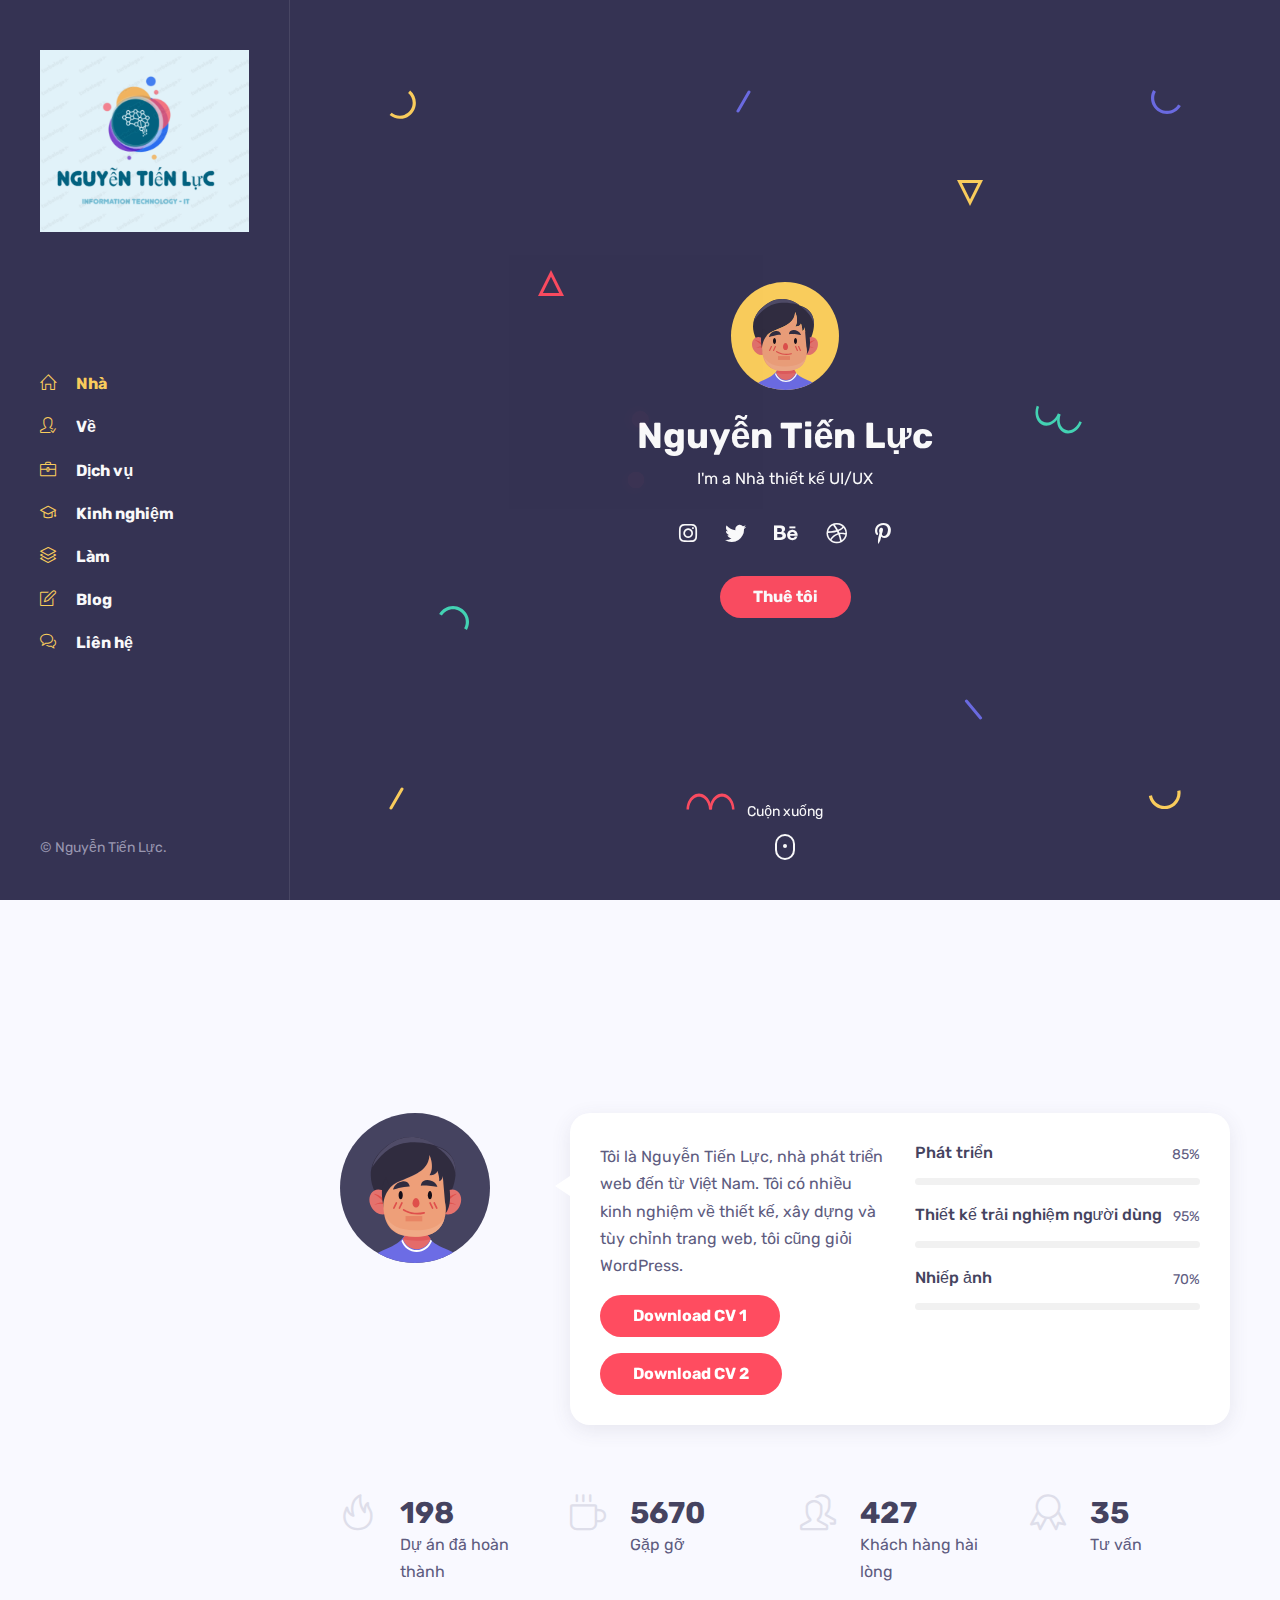
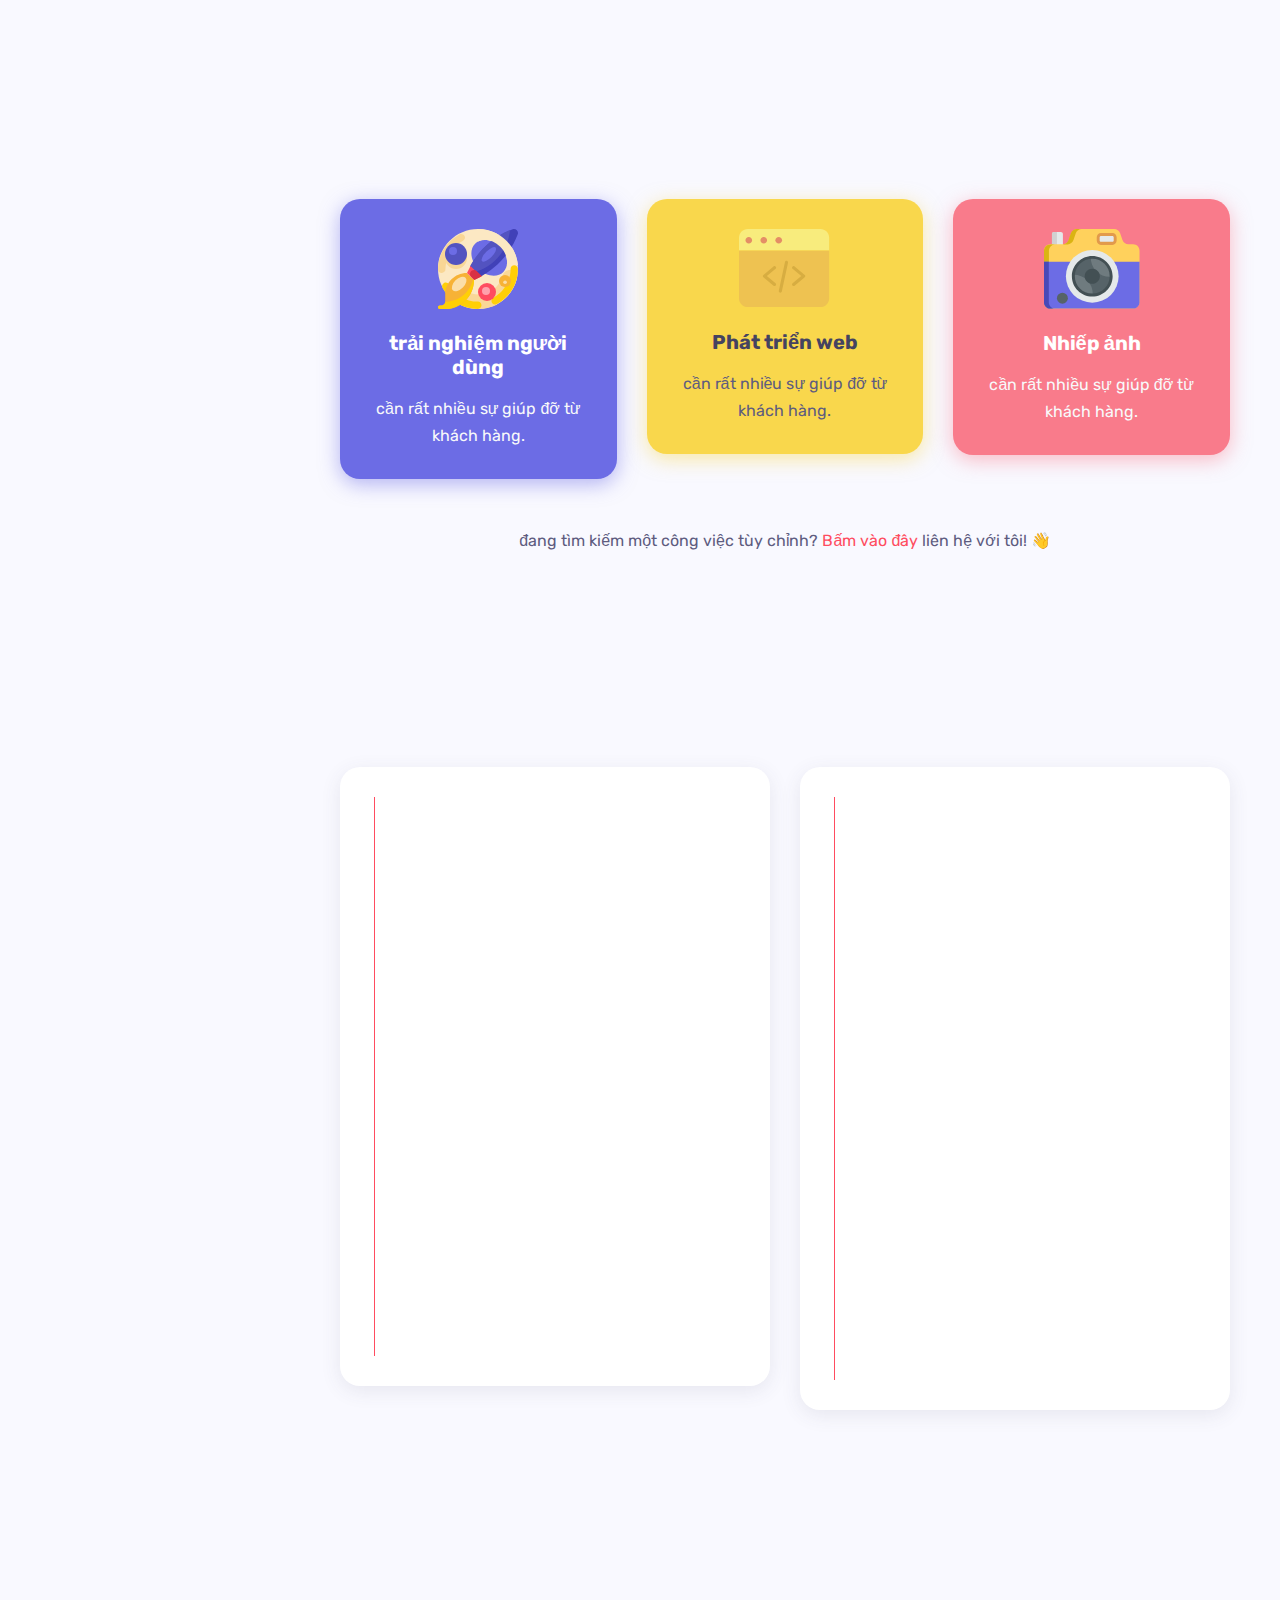
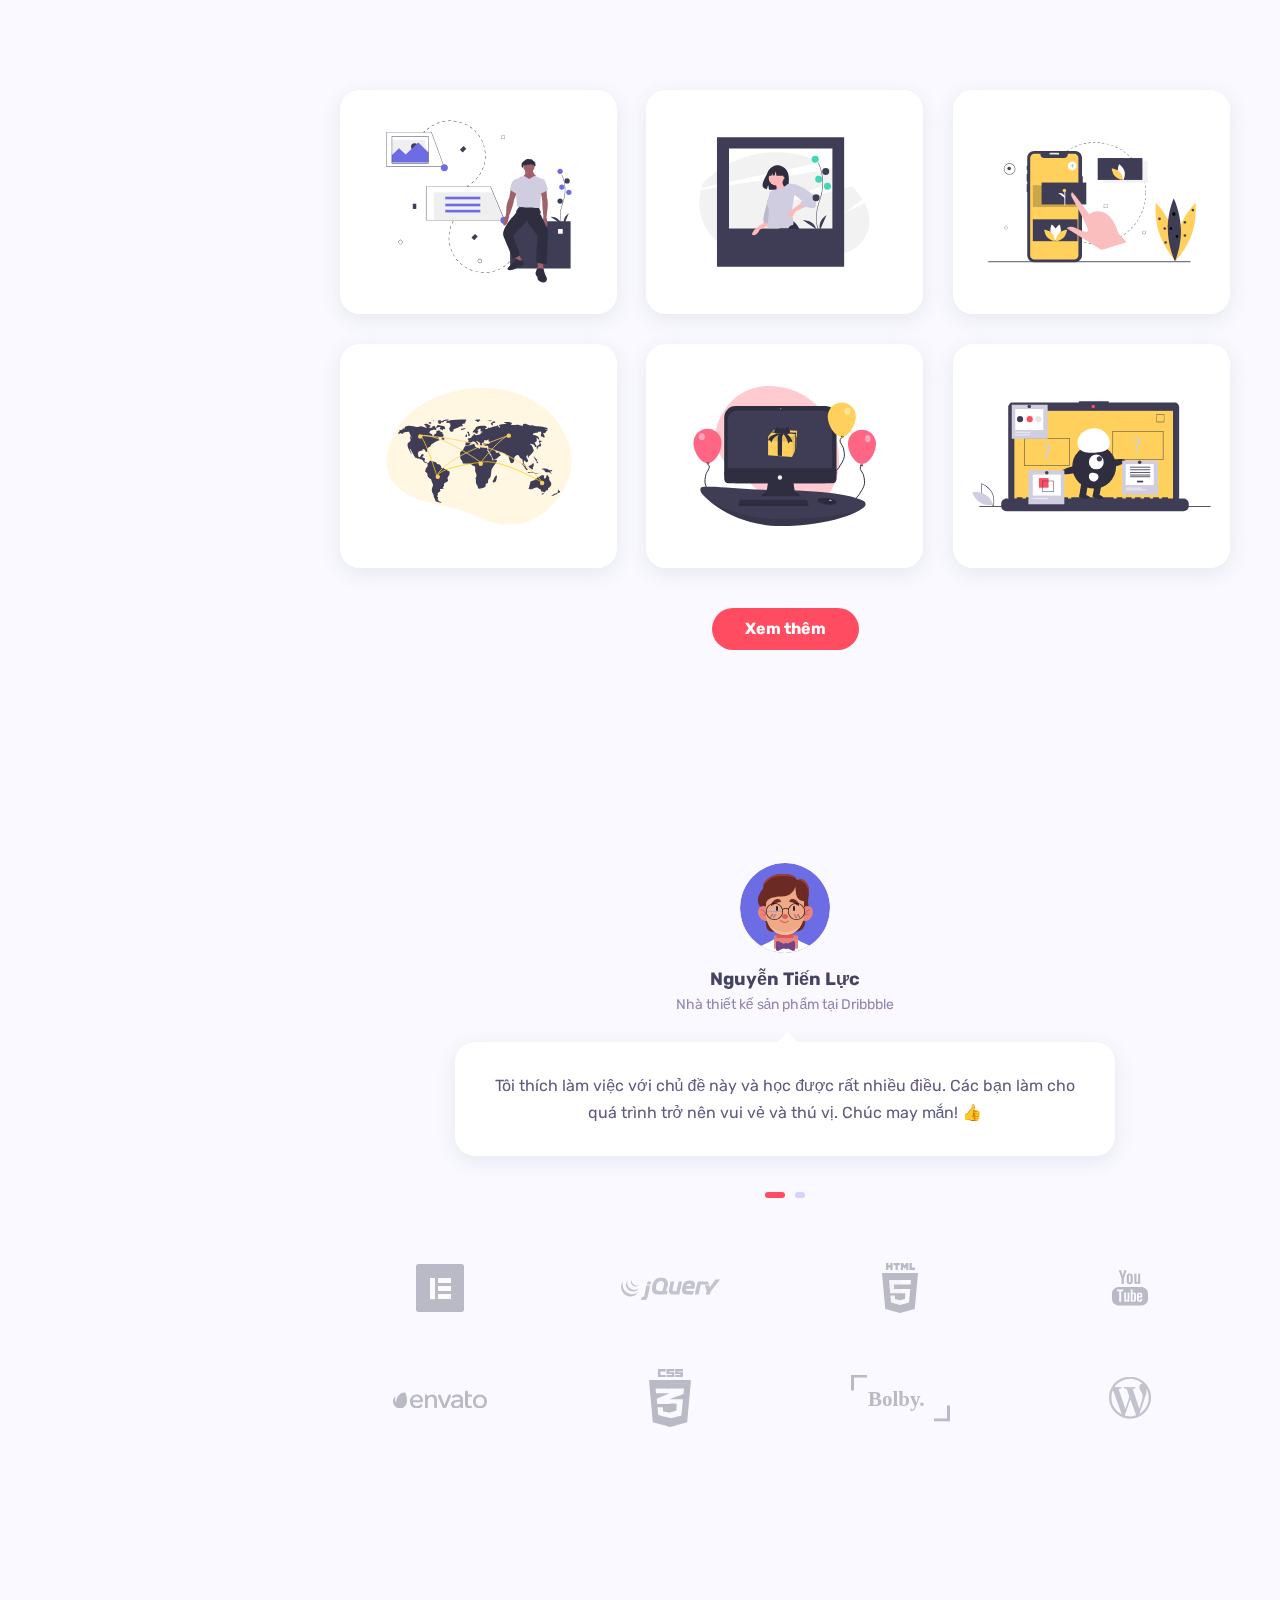
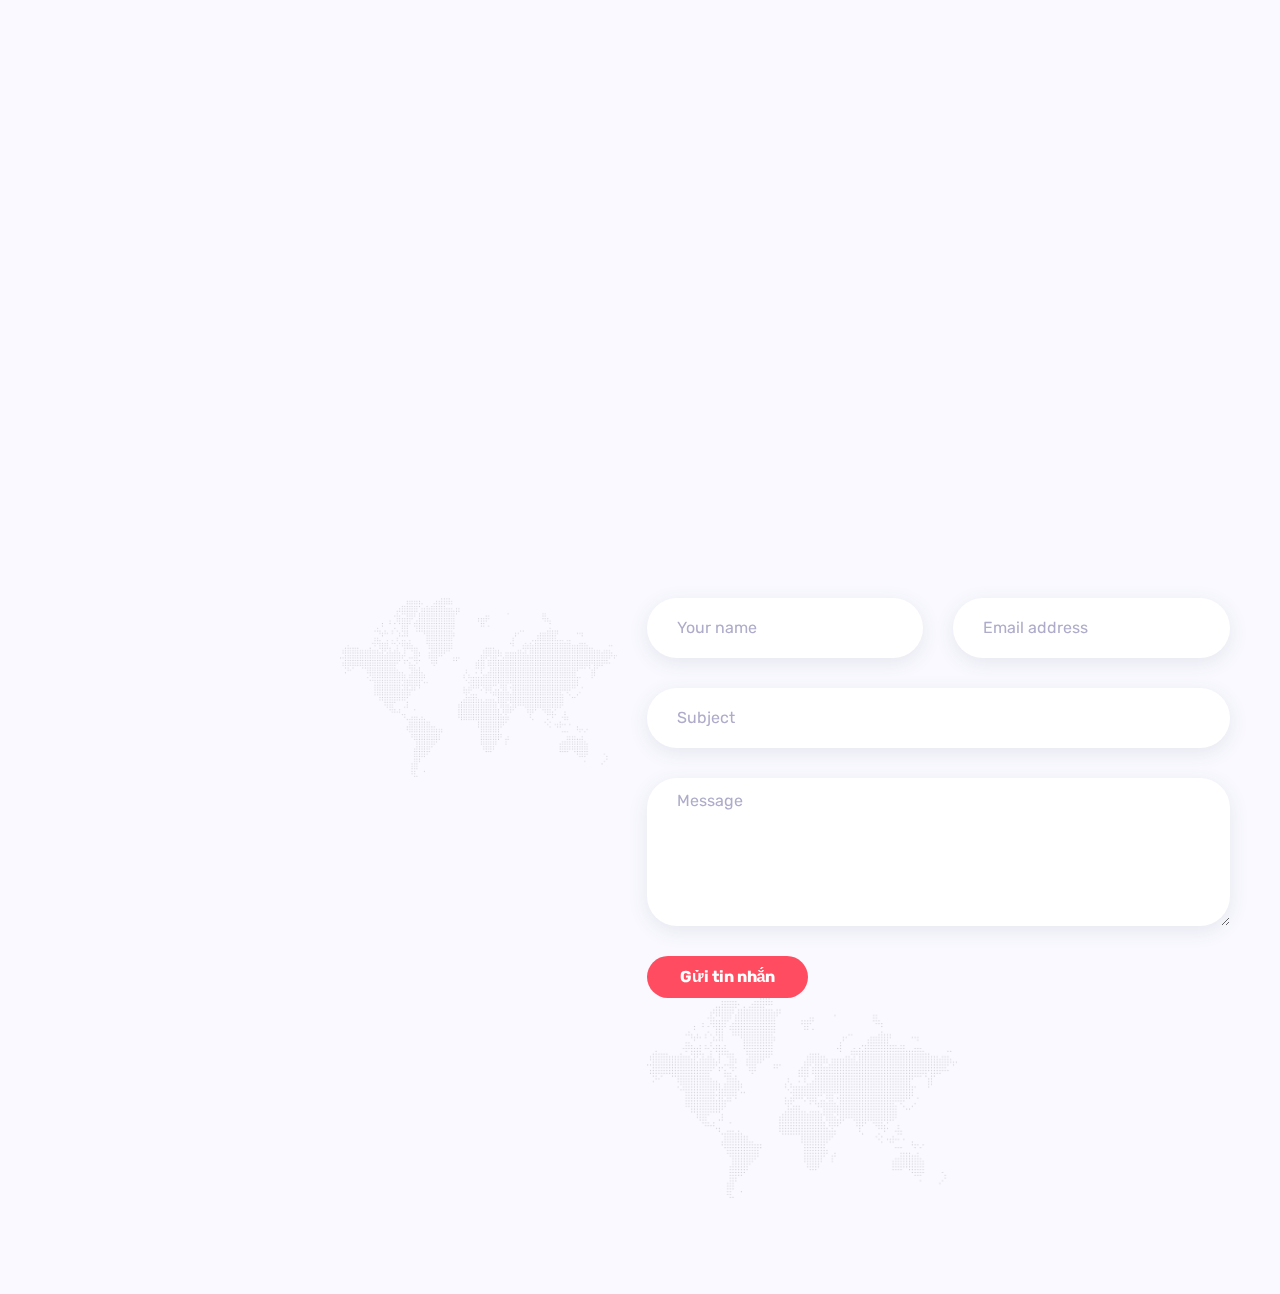
<file: index.html>
﻿<!DOCTYPE html>
<html lang="en-US">
<head>
	<meta http-equiv="Content-Type" content="text/html; charset=UTF-8">
	<title>Nguyễn Tiến Lực</title>
	<meta name="description" content="PROFILE">
	<meta name="viewport" content="width=device-width, initial-scale=1, maximum-scale=1">
	<link rel="shortcut icon" type="image/x-icon" href="images\favicon.png">
	<link rel="stylesheet" href="css\bootstrap.min.css" type="text/css" media="all">
	<link rel="stylesheet" href="css\all.min.css" type="text/css" media="all">
	<link rel="stylesheet" href="css\simple-line-icons.css" type="text/css" media="all">
	<link rel="stylesheet" href="css\slick.css" type="text/css" media="all">
	<link rel="stylesheet" href="css\animate.css" type="text/css" media="all">
	<link rel="stylesheet" href="css\magnific-popup.css" type="text/css" media="all">
	<link rel="stylesheet" href="css\style.css" type="text/css" media="all">


</head>

<body>


<div id="preloader">
	<div class="outer">
		<div class="infinityChrome">
			<div></div>
			<div></div>
			<div></div>
		</div>
		<div class="infinity">
			<div>
				<span></span>
			</div>
			<div>
				<span></span>
			</div>
			<div>
				<span></span>
			</div>
		</div>

		<svg xmlns="http://www.w3.org/2000/svg" version="1.1" class="goo-outer">
			<defs>
				<filter id="goo">
					<fegaussianblur in="SourceGraphic" stddeviation="6" result="blur"></fegaussianblur>
					<fecolormatrix in="blur" values="1 0 0 0 0  0 1 0 0 0  0 0 1 0 0  0 0 0 18 -7" result="goo"></fecolormatrix>
					<feblend in="SourceGraphic" in2="goo"></feblend>
				</filter>
			</defs>
		</svg>
	</div>
</div>

<!-- mobile header -->
<header class="mobile-header-1">
	<div class="container">
		<!-- menu icon -->
		<div class="menu-icon d-inline-flex mr-4">
			<button>
				<span></span>
			</button>
		</div>
		<!-- logo image -->
		<div class="site-logo">
			<a href="index.html">
				<img src="images\logo.svg" alt="Nguyễn Tiến Lực">
			</a>
		</div>
	</div>
</header>

<!-- desktop header -->
<header class="desktop-header-1 d-flex align-items-start flex-column">
	
	<!-- logo image -->
	<div class="site-logo">
		<a href="index.html">
			<img src="images\logo.svg" alt="">
		</a>
	</div>
	
	<!-- main menu -->
	<nav>
		<ul class="vertical-menu scrollspy">
			<li class="active"><a href="#home"><i class="icon-home"></i>Nhà</a></li>
			<li><a href="#about"><i class="icon-user-following"></i>Về</a></li>
			<li><a href="#services"><i class="icon-briefcase"></i>Dịch vụ</a></li>
			<li><a href="#experience"><i class="icon-graduation"></i>Kinh nghiệm</a></li>
			<li><a href="#works"><i class="icon-layers"></i>Làm</a></li>
			<li><a href="#blog"><i class="icon-note"></i>Blog</a></li>
			<li><a href="#contact"><i class="icon-bubbles"></i>Liên hệ</a></li>
		</ul>
	</nav>
	
	<!-- site footer -->
	<div class="footer">
		<!-- copyright text -->
		<span class="copyright">©  Nguyễn Tiến Lực.</span>
	</div>

</header>

<!-- main layout -->
<main class="content">
	
	<!-- section home -->
	<section id="home" class="home d-flex align-items-center">
		<div class="container">

			<!-- intro -->
			<div class="intro">
				<!-- avatar image -->
				<img src="images\avatar-1.svg" alt="Bolby" class="mb-4">

				<!-- info -->
				<h1 class="mb-2 mt-0">Nguyễn Tiến Lực</h1>
				<span>I'm a <span class="text-rotating">Nhà thiết kế UI/UX, nhà phát triển Front-End, người yêu thích nhiếp ảnh</span></span>

				<!-- social icons -->
				<ul class="social-icons light list-inline mb-0 mt-4">
					<li class="list-inline-item"><a href="#"><i class="fab fa-instagram"></i></a></li>
					<li class="list-inline-item"><a href="#"><i class="fab fa-twitter"></i></a></li>
					<li class="list-inline-item"><a href="#"><i class="fab fa-behance"></i></a></li>
					<li class="list-inline-item"><a href="#"><i class="fab fa-dribbble"></i></a></li>
					<li class="list-inline-item"><a href="#"><i class="fab fa-pinterest-p"></i></a></li>
				</ul>

				<!-- buttons -->
				<div class="mt-4">
					<a href="https://nguyenluc11.github.io/nguyenluc11/?fbclid=IwAR2hR-BDXSIE_s5PRj954l5WhrBoryZc1TmJZhps6hW86SdZs_fA3JSU7GA" class="btn btn-default">Thuê tôi</a>
				</div>
			</div>
			
			<!-- scroll down mouse wheel -->
			<div class="scroll-down">
				<a href="#about" class="mouse-wrapper">
					<span>Cuộn xuống</span>
					<span class="mouse">
						<span class="wheel"></span>
					</span>
				</a>
			</div>

			<!-- parallax layers -->
			<div class="parallax" data-relative-input="true">

				<svg width="27" height="29" data-depth="0.3" class="layer p1" xmlns="http://www.w3.org/2000/svg"><path d="M21.15625.60099c4.37954 3.67487 6.46544 9.40612 5.47254 15.03526-.9929 5.62915-4.91339 10.30141-10.2846 12.25672-5.37122 1.9553-11.3776.89631-15.75715-2.77856l2.05692-2.45134c3.50315 2.93948 8.3087 3.78663 12.60572 2.22284 4.297-1.5638 7.43381-5.30209 8.22768-9.80537.79387-4.50328-.8749-9.08872-4.37803-12.02821L21.15625.60099z" fill="#FFD15C" fill-rule="evenodd"></path></svg>

				<svg width="26" height="26" data-depth="0.2" class="layer p2" xmlns="http://www.w3.org/2000/svg"><path d="M13 3.3541L2.42705 24.5h21.1459L13 3.3541z" stroke="#FF4C60" stroke-width="3" fill="none" fill-rule="evenodd"></path></svg>

				<svg width="30" height="25" data-depth="0.3" class="layer p3" xmlns="http://www.w3.org/2000/svg"><path d="M.1436 8.9282C3.00213 3.97706 8.2841.92763 14.00013.92796c5.71605.00032 10.9981 3.04992 13.85641 8 2.8583 4.95007 2.8584 11.0491-.00014 16.00024l-2.77128-1.6c2.28651-3.96036 2.28631-8.84002.00011-12.8002-2.2862-3.96017-6.5124-6.40017-11.08513-6.4-4.57271.00018-8.79872 2.43984-11.08524 6.4002l-2.77128-1.6z" fill="#44D7B6" fill-rule="evenodd"></path></svg>

				<svg width="15" height="23" data-depth="0.6" class="layer p4" xmlns="http://www.w3.org/2000/svg"><rect transform="rotate(30 9.86603 10.13397)" x="7" width="3" height="25" rx="1.5" fill="#FFD15C" fill-rule="evenodd"></rect></svg>

				<svg width="15" height="23" data-depth="0.2" class="layer p5" xmlns="http://www.w3.org/2000/svg"><rect transform="rotate(30 9.86603 10.13397)" x="7" width="3" height="25" rx="1.5" fill="#6C6CE5" fill-rule="evenodd"></rect></svg>

				<svg width="49" height="17" data-depth="0.5" class="layer p6" xmlns="http://www.w3.org/2000/svg"><g fill="#FF4C60" fill-rule="evenodd"><path d="M.5 16.5c0-5.71709 2.3825-10.99895 6.25-13.8567 3.8675-2.85774 8.6325-2.85774 12.5 0C23.1175 5.50106 25.5 10.78292 25.5 16.5H23c0-4.57303-1.90625-8.79884-5-11.08535-3.09375-2.28652-6.90625-2.28652-10 0C4.90625 7.70116 3 11.92697 3 16.5H.5z"></path><path d="M23.5 16.5c0-5.71709 2.3825-10.99895 6.25-13.8567 3.8675-2.85774 8.6325-2.85774 12.5 0C46.1175 5.50106 48.5 10.78292 48.5 16.5H46c0-4.57303-1.90625-8.79884-5-11.08535-3.09375-2.28652-6.90625-2.28652-10 0-3.09375 2.28651-5 6.51232-5 11.08535h-2.5z"></path></g></svg>

				<svg width="26" height="26" data-depth="0.4" class="layer p7" xmlns="http://www.w3.org/2000/svg"><path d="M13 22.6459L2.42705 1.5h21.1459L13 22.6459z" stroke="#FFD15C" stroke-width="3" fill="none" fill-rule="evenodd"></path></svg>

				<svg width="19" height="21" data-depth="0.3" class="layer p8" xmlns="http://www.w3.org/2000/svg"><rect transform="rotate(-40 6.25252 10.12626)" x="7" width="3" height="25" rx="1.5" fill="#6C6CE5" fill-rule="evenodd"></rect></svg>

				<svg width="30" height="25" data-depth="0.3" data-depth-y="-1.30" class="layer p9" xmlns="http://www.w3.org/2000/svg"><path d="M29.8564 16.0718c-2.85854 4.95114-8.1405 8.00057-13.85654 8.00024-5.71605-.00032-10.9981-3.04992-13.85641-8-2.8583-4.95007-2.8584-11.0491.00014-16.00024l2.77128 1.6c-2.28651 3.96036-2.28631 8.84002-.00011 12.8002 2.2862 3.96017 6.5124 6.40017 11.08513 6.4 4.57271-.00018 8.79872-2.43984 11.08524-6.4002l2.77128 1.6z" fill="#6C6CE5" fill-rule="evenodd"></path></svg>

				<svg width="47" height="29" data-depth="0.2" class="layer p10" xmlns="http://www.w3.org/2000/svg"><g fill="#44D7B6" fill-rule="evenodd"><path d="M46.78878 17.19094c-1.95535 5.3723-6.00068 9.52077-10.61234 10.8834-4.61167 1.36265-9.0893-.26708-11.74616-4.27524-2.65686-4.00817-3.08917-9.78636-1.13381-15.15866l2.34923.85505c-1.56407 4.29724-1.2181 8.92018.90705 12.12693 2.12514 3.20674 5.70772 4.5107 9.39692 3.4202 3.68921-1.0905 6.92581-4.40949 8.48988-8.70673l2.34923.85505z"></path><path d="M25.17585 9.32448c-1.95535 5.3723-6.00068 9.52077-10.61234 10.8834-4.61167 1.36264-9.0893-.26708-11.74616-4.27525C.16049 11.92447-.27182 6.14628 1.68354.77398l2.34923.85505c-1.56407 4.29724-1.2181 8.92018.90705 12.12692 2.12514 3.20675 5.70772 4.5107 9.39692 3.4202 3.68921-1.0905 6.92581-4.40948 8.48988-8.70672l2.34923.85505z"></path></g></svg>

				<svg width="33" height="20" data-depth="0.5" class="layer p11" xmlns="http://www.w3.org/2000/svg"><path d="M32.36774.34317c.99276 5.63023-1.09332 11.3614-5.47227 15.03536-4.37895 3.67396-10.3855 4.73307-15.75693 2.77837C5.76711 16.2022 1.84665 11.53014.8539 5.8999l3.15139-.55567c.7941 4.50356 3.93083 8.24147 8.22772 9.8056 4.29688 1.56413 9.10275.71673 12.60554-2.2227C28.34133 9.98771 30.01045 5.4024 29.21635.89884l3.15139-.55567z" fill="#FFD15C" fill-rule="evenodd"></path></svg>

			</div>
		</div>
		
	</section>

	<!-- section about -->
	<section id="about">

		<div class="container">
			
			<!-- section title -->
			<h2 class="section-title wow fadeInUp">Về tôi</h2>

			<div class="spacer" data-height="60"></div>
			
			<div class="row">

				<div class="col-md-3">
					<div class="text-center text-md-left">
						<!-- avatar image -->
						<img src="images\avatar-2.svg" alt="Nguyễn Tiến LựcLực">
					</div>
					<div class="spacer d-md-none d-lg-none" data-height="30"></div>
				</div>

				<div class="col-md-9 triangle-left-md triangle-top-sm">
					<div class="rounded bg-white shadow-dark padding-30">
						<div class="row">
							<div class="col-md-6">
								<!-- about text -->
								<p>Tôi là Nguyễn Tiến Lực, nhà phát triển web đến từ Việt Nam. Tôi có nhiều kinh nghiệm về thiết kế, xây dựng và tùy chỉnh trang web, tôi cũng giỏi WordPress.</p>
								<div class="mt-3">
									<a href="https://luckocony.github.io/nguyentienluc333/" class="btn btn-default">Download CV 1 </a>
								</div>
								<div class="mt-3">
									<a href="file:///D:/nguyentienluc/betashop/shopbetacuanguyentienluc/index.html" class="btn btn-default">Download CV 2 </a>
								</div>
								<div class="spacer d-md-none d-lg-none" data-height="30"></div>
							</div>
							<div class="col-md-6">
								<!-- skill item -->
								<div class="skill-item">
									<div class="skill-info clearfix">
										<h4 class="float-left mb-3 mt-0">Phát triển</h4>
										<span class="float-right">85%</span>
									</div>
									<div class="progress">
										<div class="progress-bar data-background" role="progressbar" aria-valuemin="0" aria-valuemax="100" aria-valuenow="85" data-color="#FFD15C">
										</div>
									</div>
									<div class="spacer" data-height="20"></div>
								</div>

								<!-- skill item -->
								<div class="skill-item">
									<div class="skill-info clearfix">
										<h4 class="float-left mb-3 mt-0">Thiết kế trải nghiệm người dùng</h4>
										<span class="float-right">95%</span>
									</div>
									<div class="progress">
										<div class="progress-bar data-background" role="progressbar" aria-valuemin="0" aria-valuemax="100" aria-valuenow="95" data-color="#FF4C60">
										</div>
									</div>
									<div class="spacer" data-height="20"></div>
								</div>

								<!-- skill item -->
								<div class="skill-item">
									<div class="skill-info clearfix">
										<h4 class="float-left mb-3 mt-0">Nhiếp ảnh</h4>
										<span class="float-right">70%</span>
									</div>
									<div class="progress">
										<div class="progress-bar data-background" role="progressbar" aria-valuemin="0" aria-valuemax="100" aria-valuenow="70" data-color="#6C6CE5">
										</div>
									</div>
								</div>
							</div>
						</div>
					</div>
				</div>

			</div>
			<!-- row end -->

			<div class="spacer" data-height="70"></div>
			
			<div class="row">
				
				<div class="col-md-3 col-sm-6">
					<!-- fact item -->
					<div class="fact-item">
						<span class="icon icon-fire"></span>
						<div class="details">
							<h3 class="mb-0 mt-0 number"><em class="count">198</em></h3>
							<p class="mb-0">Dự án đã hoàn thành</p>
						</div>
					</div>
					<div class="spacer d-md-none d-lg-none" data-height="30"></div>
				</div>

				<div class="col-md-3 col-sm-6">
					<!-- fact item -->
					<div class="fact-item">
						<span class="icon icon-cup"></span>
						<div class="details">
							<h3 class="mb-0 mt-0 number"><em class="count">5670</em></h3>
							<p class="mb-0">Gặp gỡ</p>
						</div>
					</div>
					<div class="spacer d-md-none d-lg-none" data-height="30"></div>
				</div>

				<div class="col-md-3 col-sm-6">
					<!-- fact item -->
					<div class="fact-item">
						<span class="icon icon-people"></span>
						<div class="details">
							<h3 class="mb-0 mt-0 number"><em class="count">427</em></h3>
							<p class="mb-0">Khách hàng hài lòng</p>
						</div>
					</div>
					<div class="spacer d-md-none d-lg-none" data-height="30"></div>
				</div>

				<div class="col-md-3 col-sm-6">
					<!-- fact item -->
					<div class="fact-item">
						<span class="icon icon-badge"></span>
						<div class="details">
							<h3 class="mb-0 mt-0 number"><em class="count">35</em></h3>
							<p class="mb-0">Tư vấn</p>
						</div>
					</div>
				</div>

			</div>

		</div>
		
	</section>
	
	<!-- section services -->
	<section id="services">

		<div class="container">
			
			<!-- section title -->
			<h2 class="section-title wow fadeInUp">Dịch vụ</h2>

			<div class="spacer" data-height="60"></div>
			
			<div class="row">

				<div class="col-md-4">
					<!-- service box -->
					<div class="service-box rounded data-background padding-30 text-center text-light shadow-blue" data-color="#6C6CE5">
						<img src="images\service-1.svg" alt="UI/UX design">
						<h3 class="mb-3 mt-0"> trải nghiệm người dùng</h3>
						<p class="mb-0">cần rất nhiều sự giúp đỡ từ khách hàng.</p>
					</div>
					<div class="spacer d-md-none d-lg-none" data-height="30"></div>
				</div>

				<div class="col-md-4">
					<!-- service box -->
					<div class="service-box rounded data-background padding-30 text-center shadow-yellow" data-color="#F9D74C">
						<img src="images\service-2.svg" alt="UI/UX design">
						<h3 class="mb-3 mt-0">Phát triển web</h3>
						<p class="mb-0"> cần rất nhiều sự giúp đỡ từ khách hàng.</p>
					</div>
					<div class="spacer d-md-none d-lg-none" data-height="30"></div>
				</div>

				<div class="col-md-4">
					<!-- service box -->
					<div class="service-box rounded data-background padding-30 text-center text-light shadow-pink" data-color="#F97B8B">
						<img src="images\service-3.svg" alt="UI/UX design">
						<h3 class="mb-3 mt-0">Nhiếp ảnh</h3>
						<p class="mb-0"> cần rất nhiều sự giúp đỡ từ khách hàng.</p>
					</div>
				</div>

			</div>

			<div class="mt-5 text-center">
				<p class="mb-0">đang tìm kiếm một công việc tùy chỉnh? <a href="#contact">Bấm vào đây</a> liên hệ với tôi! 👋</p>
			</div>

		</div>
		
	</section>
	
	<!-- section experience -->
	<section id="experience">

		<div class="container">
			
			<!-- section title -->
			<h2 class="section-title wow fadeInUp">Kinh nghiệm</h2>

			<div class="spacer" data-height="60"></div>
			
			<div class="row">

				<div class="col-md-6">
					
					<!-- timeline wrapper -->
					<div class="timeline edu bg-white rounded shadow-dark padding-30 overflow-hidden">

						<!-- timeline item -->
						<div class="timeline-container wow fadeInUp">
							<div class="content">
								<span class="time">2005</span>
								<h3 class="title">Bằng cấp</h3>
								<p>Điều rất quan trọng là khách hàng có thể làm bài tập về nhà của mình cùng một lúc, nhưng nó không hoàn toàn hoàn hảo.</p>
							</div>
						</div>

						<!-- timeline item -->
						<div class="timeline-container wow fadeInUp" data-wow-delay="0.2s">
							<div class="content">
								<span class="time">2005</span>
								<h3 class="title">Trải nghiệm</h3>
								<p>Điều rất quan trọng là khách hàng có thể làm bài tập về nhà cùng lúc, nhưng nó không hoàn toàn hoàn hảo.</p>
							</div>
						</div>

						<!-- timeline item -->
						<div class="timeline-container wow fadeInUp" data-wow-delay="0.4s">
							<div class="content">
								<span class="time">2005</span>
								<h3 class="title">Bằng danh dự</h3>
								<p>Điều rất quan trọng là khách hàng có thể làm bài tập về nhà của mình cùng một lúc, nhưng nó không hoàn toàn hoàn hảo.</p>
							</div>
						</div>

						<!-- main line -->
						<span class="line"></span>

					</div>

				</div>

				<div class="col-md-6">
					
					<!-- responsive spacer -->
					<div class="spacer d-md-none d-lg-none" data-height="30"></div>

					<!-- timeline wrapper -->
					<div class="timeline exp bg-white rounded shadow-dark padding-30 overflow-hidden">

						<!-- timeline item -->
						<div class="timeline-container wow fadeInUp">
							<div class="content">
								<span class="time">2020</span>
								<h3 class="title">Nhà thiết kế web</h3>
								<p>chúng tôi cần rất nhiều trải nghiệm từ khách hàng đánh giá phản ảnh , kinh nghiệm , trải nghiệm.</p>
							</div>
						</div>

						<!-- timeline item -->
						<div class="timeline-container wow fadeInUp" data-wow-delay="0.2s">
							<div class="content">
								<span class="time">2021</span>
								<h3 class="title">Nhà phát triển giao diện người dùng</h3>
								<p>chúng tôi cần rất nhiều trải nghiệm từ khách hàng đánh giá phản ảnh , kinh nghiệm , trải nghiệm.</p>
							</div>
						</div>

						<!-- timeline item -->
						<div class="timeline-container wow fadeInUp" data-wow-delay="0.4s">
							<div class="content">
								<span class="time">2022</span>
								<h3 class="title">Nhà phát triển back-end</h3>
								<p>chúng tôi cần rất nhiều trải nghiệm từ khách hàng đánh giá phản ảnh , kinh nghiệm , trải nghiệm.</p>
							</div>
						</div>
						<span class="line"></span>

					</div>

				</div>

			</div>

		</div>
		
	</section>
	
	<section id="works">
		<div class="container">
			<h2 class="section-title wow fadeInUp">Những công việc mới đây</h2>
			<div class="spacer" data-height="60"></div>
			<ul class="portfolio-filter list-inline wow fadeInUp">
				<li class="current list-inline-item" data-filter="*">Mọi thứ</li>
				<li class="list-inline-item" data-filter=".creative">Sáng tạo</li>
				<li class="list-inline-item" data-filter=".art">Nghệ thuật</li>
				<li class="list-inline-item" data-filter=".design">Thiết kế</li>
				<li class="list-inline-item" data-filter=".branding">Xây dựng thương hiệu</li>
			</ul>
			<div class="pf-filter-wrapper">
				<select class="portfolio-filter-mobile">
					<option value="*">Mọi thứ</option>
					<option value=".creative">Sáng tạo</option>
					<option value=".art">Nghệ thuật</option>
					<option value=".design">Thiết kế</option>
					<option value=".branding">Xây dựng thương hiệu</option>
				</select>
			</div>
			
			<!-- portolio wrapper -->
			<div class="row portfolio-wrapper">
				
				<!-- portfolio item -->
				<div class="col-md-4 col-sm-6 grid-item art">
					<a href="images\works\1.svg" class="work-image">
						<div class="portfolio-item rounded shadow-dark">
							<div class="details">
								<span class="term">Nghệ thuật</span>
								<h4 class="title">Minh họa quản lý dự án</h4>
								<span class="more-button"><i class="icon-magnifier-add"></i></span>
							</div>
							<div class="thumb">
								<img src="images\works\1.svg" alt="Portfolio-title">
								<div class="mask"></div>
							</div>
						</div>
					</a>
				</div>

				<!-- portfolio item -->
				<div class="col-md-4 col-sm-6 grid-item creative design">
					<a href="#small-dialog" class="work-content">
						<div class="portfolio-item rounded shadow-dark">
							<div class="details">
								<span class="term">Sáng tạo</span>
								<h4 class="title">Màn hình hướng dẫn ứng dụng khách</h4>
								<span class="more-button"><i class="icon-options"></i></span>
							</div>
							<div class="thumb">
								<img src="images\works\2.svg" alt="Portfolio-title">
								<div class="mask"></div>
							</div>
						</div>
					</a>
					<div id="small-dialog" class="white-popup zoom-anim-dialog mfp-hide">
						<img src="images\single-work.svg" alt="Title">
						<h2>Màn hình hướng dẫn ứng dụng khách</h2>
						<p>cơ bản</p>
						<p>tối ưu .</p>
						<a href="#" class="btn btn-default">Xem trên Dribbble</a>
					</div>
				</div>

				<!-- portfolio item -->
				<div class="col-md-4 col-sm-6 grid-item branding">
					<a href="https://www.youtube.com/watch?v=qf9z4ulfmYw" class="work-video">
						<div class="portfolio-item rounded shadow-dark">
							<div class="details">
								<span class="term">Xây dựng thương hiệu</span>
								<h4 class="title">Khung dây ứng dụng phân phối</h4>
								<span class="more-button"><i class="icon-camrecorder"></i></span>
							</div>
							<div class="thumb">
								<img src="images\works\3.svg" alt="Portfolio-title">
								<div class="mask"></div>
							</div>
						</div>
					</a>
				</div>

				<!-- portfolio item -->
				<div class="col-md-4 col-sm-6 grid-item creative">
					<a href="https://w.soundcloud.com/player/?url=https%3A//api.soundcloud.com/tracks/240233494&color=%23ff5500&auto_play=false&hide_related=false&show_comments=true&show_user=true&show_reposts=false&show_teaser=true&visual=true" class="work-video">
						<div class="portfolio-item rounded shadow-dark">
							<div class="details">
								<span class="term">Sáng tạo</span>
								<h4 class="title">Động lực giới thiệu</h4>
								<span class="more-button"><i class="icon-music-tone-alt"></i></span>
							</div>
							<div class="thumb">
								<img src="images\works\4.svg" alt="Portfolio-title">
								<div class="mask"></div>
							</div>
						</div>
					</a>
				</div>

				<!-- portfolio item -->
				<div class="col-md-4 col-sm-6 grid-item art branding">
					<a href="#gallery-1" class="gallery-link">
						<div class="portfolio-item rounded shadow-dark">
							<div class="details">
								<span class="term">Nghệ thuật, Xây dựng thương hiệu</span>
								<h4 class="title">Thiết kế mô hình iMac</h4>
								<span class="more-button"><i class="icon-picture"></i></span>
							</div>
							<div class="thumb">
								<img src="images\works\5.svg" alt="Portfolio-title">
								<div class="mask"></div>
							</div>
						</div>
					</a>
					<div id="gallery-1" class="gallery mfp-hide">
						<a href="images\works\5.svg"></a>
						<a href="images\works\4.svg"></a>
					</div>
				</div>

				<!-- portfolio item -->
				<div class="col-md-4 col-sm-6 grid-item creative design">
					<a href="https://luckocony.github.io/nguyentienluc333/" target="_blank">
						<div class="portfolio-item rounded shadow-dark">
							<div class="details">
								<span class="term">Thiết kế sáng tạo</span>
								<h4 class="title">Khái niệm ứng dụng cửa hàng trò chơi</h4>
								<span class="more-button"><i class="icon-link"></i></span>
							</div>
							<div class="thumb">
								<img src="images\works\6.svg" alt="Portfolio-title">
								<div class="mask"></div>
							</div>
						</div>
					</a>
				</div>

			</div>
			
			<!-- more button -->
			<div class="load-more text-center mt-4">
				<a href="javascript:" class="btn btn-default"><i class="fas fa-spinner"></i> Xem thêm</a>
				<ul class="portfolio-pagination list-inline d-none">
					<li class="list-inline-item">1</li>
					<li class="list-inline-item"><a href="works-2.html">2</a></li>
				</ul>
			</div>

		</div>

	</section>
	
				
	
	<!-- section testimonials -->
	<section id="testimonials">

		<div class="container">
			
			<!-- section title -->
			<h2 class="section-title wow fadeInUp">Khách hàng & Đánh giá</h2>

			<div class="spacer" data-height="60"></div>
			
			<!-- testimonials wrapper -->
			<div class="testimonials-wrapper">
				
				<!-- testimonial item -->
				<div class="testimonial-item text-center mx-auto">
					<div class="thumb mb-3 mx-auto">
						<img src="images\avatar-3.svg" alt="customer-name">						
					</div>
					<h4 class="mt-3 mb-0">Nguyễn Tiến Lực</h4>
					<span class="subtitle">Nhà thiết kế sản phẩm tại Dribbble</span>
					<div class="bg-white padding-30 shadow-dark rounded triangle-top position-relative mt-4">
						<p class="mb-0">Tôi thích làm việc với chủ đề này và học được rất nhiều điều. Các bạn làm cho quá trình trở nên vui vẻ và thú vị. Chúc may mắn! 👍</p>
					</div>
				</div>
				
				<!-- testimonial item -->
				<div class="testimonial-item text-center mx-auto">
					<div class="thumb mb-3 mx-auto">
						<img src="images\avatar-1.svg" alt="customer-name">						
					</div>
					<h4 class="mt-3 mb-0">lực 10đ</h4>
					<span class="subtitle">Nhà thiết kế sản phẩm tại Dribbble</span>
					<div class="bg-white padding-30 shadow-dark rounded triangle-top position-relative mt-4">
						<p class="mb-0">Tôi thích làm việc với chủ đề này và học được rất nhiều điều. Các bạn làm cho quá trình trở nên vui vẻ và thú vị. Chúc may mắn! 🔥</p>
					</div>
				</div>

			</div>

			<div class="row">
				<div class="col-md-3 col-6">
					<!-- client item -->
					<div class="client-item">
						<div class="inner">
							<img src="images\client-1.svg" alt="client-name">
						</div>
					</div>
				</div>
				<div class="col-md-3 col-6">
					<!-- client item -->
					<div class="client-item">
						<div class="inner">
							<img src="images\client-2.svg" alt="client-name">
						</div>
					</div>
				</div>
				<div class="col-md-3 col-6">
					<!-- client item -->
					<div class="client-item">
						<div class="inner">
							<img src="images\client-3.svg" alt="client-name">
						</div>
					</div>
				</div>
				<div class="col-md-3 col-6">
					<!-- client item -->
					<div class="client-item">
						<div class="inner">
							<img src="images\client-4.svg" alt="client-name">
						</div>
					</div>
				</div>
				<div class="col-md-3 col-6">
					<!-- client item -->
					<div class="client-item">
						<div class="inner">
							<img src="images\client-5.svg" alt="client-name">
						</div>
					</div>
				</div>
				<div class="col-md-3 col-6">
					<!-- client item -->
					<div class="client-item">
						<div class="inner">
							<img src="images\client-6.svg" alt="client-name">
						</div>
					</div>
				</div>
				<div class="col-md-3 col-6">
					<!-- client item -->
					<div class="client-item">
						<div class="inner">
							<img src="images\client-7.svg" alt="client-name">
						</div>
					</div>
				</div>
				<div class="col-md-3 col-6">
					<!-- client item -->
					<div class="client-item">
						<div class="inner">
							<img src="images\client-8.svg" alt="client-name">
						</div>
					</div>
				</div>
			</div>

		</div>

	</section>
	
	<!-- section blog -->
	<section id="blog">

		<div class="container">
			
			<!-- section title -->
			<h2 class="section-title wow fadeInUp">Bài viết mới nhất</h2>

			<div class="spacer" data-height="60"></div>
			
			<div class="row blog-wrapper">
				
				<div class="col-md-4">
					<!-- blog item -->
					<div class="blog-item rounded bg-white shadow-dark wow fadeIn">
						<div class="thumb">
							<a href="#">
								<span class="category">Đánh giá</span>
							</a>
							<a href="#">
								<img src="images\blog\1.svg" alt="blog-title">
							</a>
						</div>
						<div class="details">
							<h4 class="my-0 title"><a href="#">5 công cụ phát triển ứng dụng tốt nhất cho dự án của bạn</a></h4>
							<ul class="list-inline meta mb-0 mt-2">
								<li class="list-inline-item">23 tháng 8 năm 2005</li>
								<li class="list-inline-item">Nguyễn Tiến Lực</li>
							</ul>
						</div>
					</div>
				</div>

				<div class="col-md-4">
					<!-- blog item -->
					<div class="blog-item rounded bg-white shadow-dark wow fadeIn">
						<div class="thumb">
							<a href="#">
								<span class="category">Hướng dẫn</span>
							</a>
							<a href="#">
								<img src="images\blog\2.svg" alt="blog-title">
							</a>
						</div>
						<div class="details">
							<h4 class="my-0 title"><a href="#">Những quan niệm sai lầm phổ biến về thanh toán</a></h4>
							<ul class="list-inline meta mb-0 mt-2">
								<li class="list-inline-item">08 , 2005</li>
								<li class="list-inline-item">Nguyễn Tiến Lực</li>
							</ul>
						</div>
					</div>
				</div>

				<div class="col-md-4">
					<!-- blog item -->
					<div class="blog-item rounded bg-white shadow-dark wow fadeIn">
						<div class="thumb">
							<a href="#">
								<span class="category">Việc kinh doanh</span>
							</a>
							<a href="#">
								<img src="images\blog\3.svg" alt="blog-title">
							</a>
						</div>
						<div class="details">
							<h4 class="my-0 title"><a href="#">3 Điều Cần Biết Về Khởi Nghiệp</a></h4>
							<ul class="list-inline meta mb-0 mt-2">
								<li class="list-inline-item">08 , 2005</li>
								<li class="list-inline-item">Nguyễn Tiến Lực</li>
							</ul>
						</div>
					</div>
				</div>

			</div>

		</div>

	</section>
	
	<!-- section contact -->
	<section id="contact">

		<div class="container">
			
			<!-- section title -->
			<h2 class="section-title wow fadeInUp">Liên lạc</h2>

			<div class="spacer" data-height="60"></div>
			
			<div class="row">
				
				<div class="col-md-4">
					<!-- contact info -->
					<div class="contact-info">
						<h3 class="wow fadeInUp">Hãy nói về mọi thứ!</h3>
						<p class="wow fadeInUp">Không thích hình thức? Gửi tôi một cái <a href="mailto:lucdubai2380@gmail.com">email</a>. 👋</p>
					</div>
				</div>

				<div class="col-md-8">
					<!-- Contact Form -->
					<form id="contact-form" class="contact-form mt-6" method="post" action="form/contact.php">
						
						<div class="messages"></div>
						
						<div class="row">
							<div class="column col-md-6">
								<!-- Name input -->
								<div class="form-group">
									<input type="text" class="form-control" name="InputName" id="InputName" placeholder="Your name" required="required" data-error="Name is required.">
									<div class="help-block with-errors"></div>
								</div>
							</div>
							
							<div class="column col-md-6">
								<!-- Email input -->
								<div class="form-group">
									<input type="email" class="form-control" id="InputEmail" name="InputEmail" placeholder="Email address" required="required" data-error="Email is required.">
									<div class="help-block with-errors"></div>
								</div>
							</div>

							<div class="column col-md-12">
								<div class="form-group">
									<input type="text" class="form-control" id="InputSubject" name="InputSubject" placeholder="Subject" required="required" data-error="Subject is required.">
									<div class="help-block with-errors"></div>
								</div>
							</div>
							<div class="column col-md-12">
								<div class="form-group">
									<textarea name="InputMessage" id="InputMessage" class="form-control" rows="5" placeholder="Message" required="required" data-error="Message is required."></textarea>
									<div class="help-block with-errors"></div>
								</div>
							</div>
						</div>

						<button type="submit" name="submit" id="submit" value="Submit" class="btn btn-default">Gửi tin nhắn</button>
						<div class="contact-info">
							<h3 class="wow fadeInUp">Hãy click vào đây nếu bạn không thể gửi tin nhắn online</h3>
							<p class="wow fadeInUp">Link dự phòng <a href="mailto:lucdubai2380@gmail.com"> email / gmail </a>. 👋</p>
						</div>

					</form>
				</div>

			</div>

		</div>

	</section>

	<div class="spacer" data-height="96"></div>
	
</main>
<a href="javascript:" id="return-to-top"><i class="fas fa-arrow-up"></i></a>
<script src="js\jquery-1.12.3.min.js"></script>
<script src="js\jquery.easing.min.js"></script>
<script src="js\jquery.waypoints.min.js"></script>
<script src="js\jquery.counterup.min.js"></script>
<script src="js\popper.min.js"></script>
<script src="js\bootstrap.min.js"></script>
<script src="js\isotope.pkgd.min.js"></script>
<script src="js\infinite-scroll.min.js"></script>
<script src="js\imagesloaded.pkgd.min.js"></script>
<script src="js\slick.min.js"></script>
<script src="js\contact.js"></script>
<script src="js\validator.js"></script>
<script src="js\wow.min.js"></script>
<script src="js\morphext.min.js"></script>
<script src="js\parallax.min.js"></script>
<script src="js\jquery.magnific-popup.min.js"></script>
<script src="js\custom.js"></script>
<script scr="js\hienthi.js"></script>

</body>
</html>
</file>
